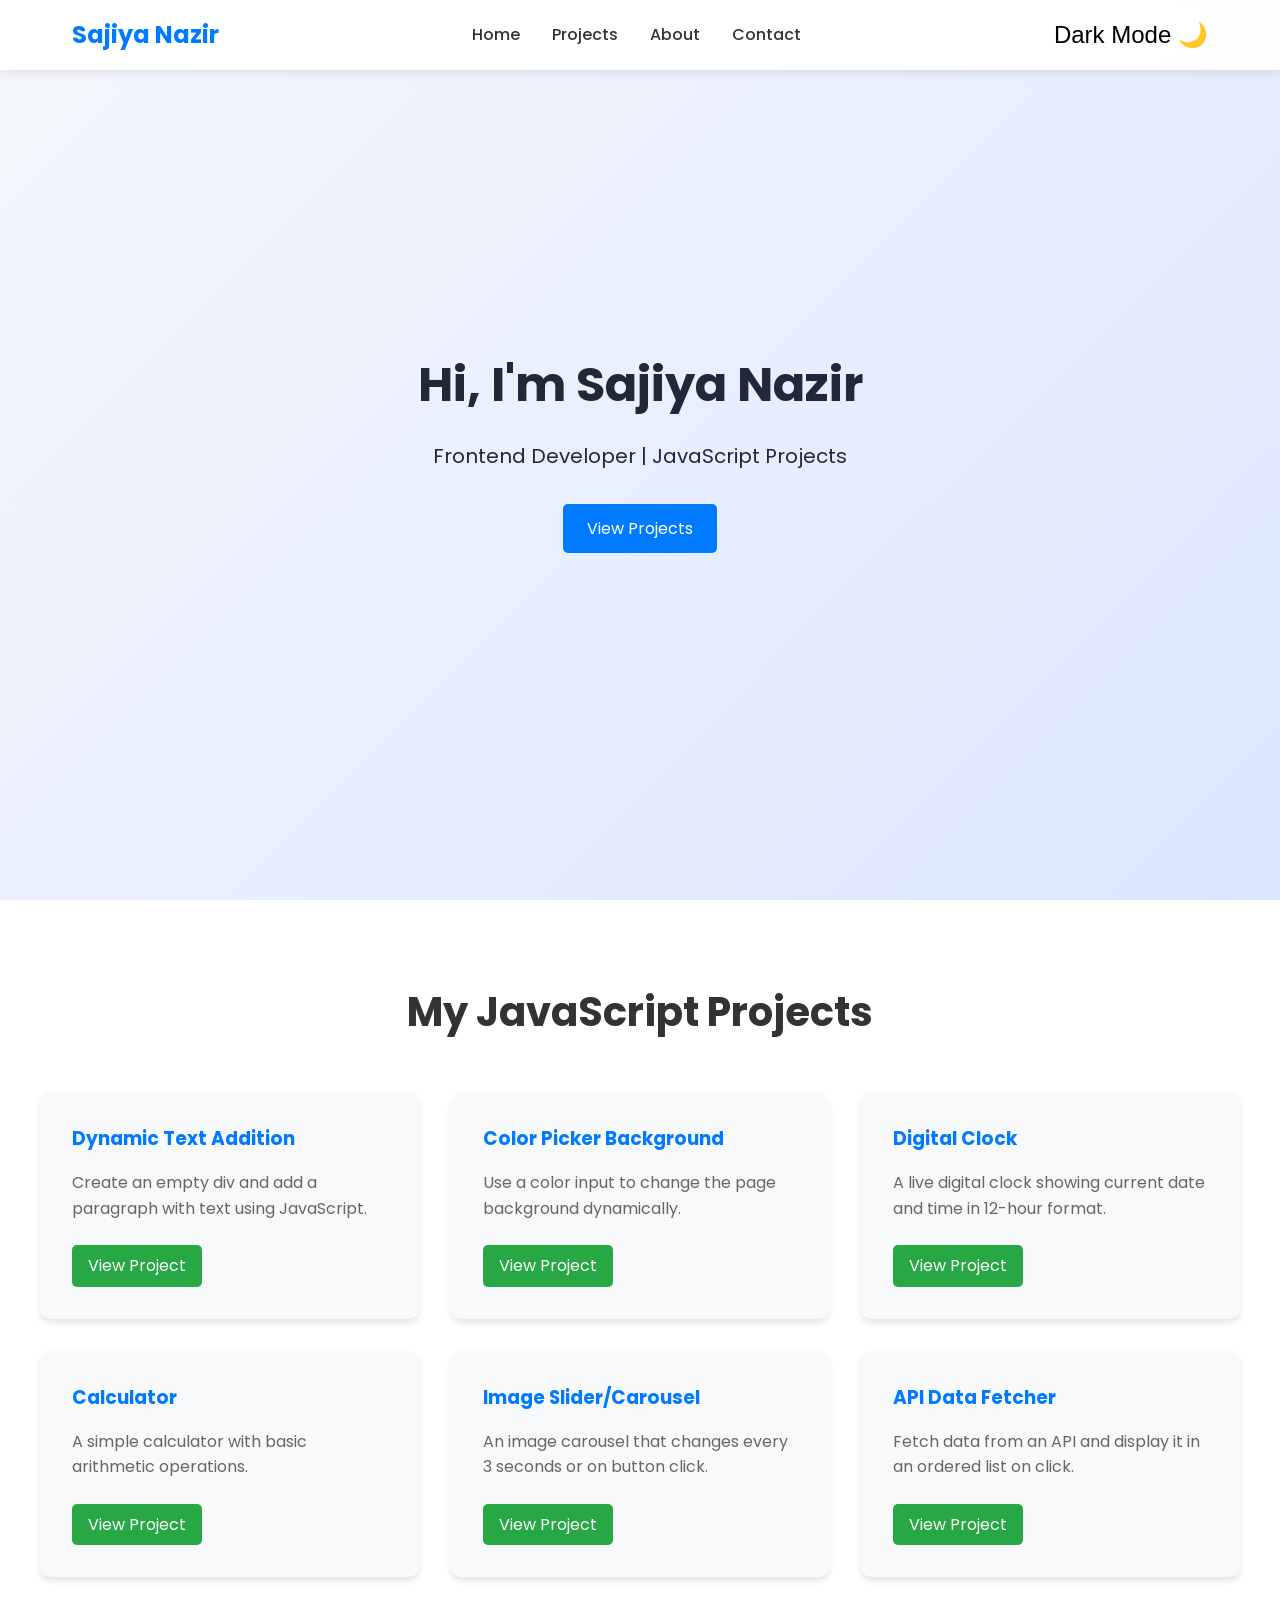
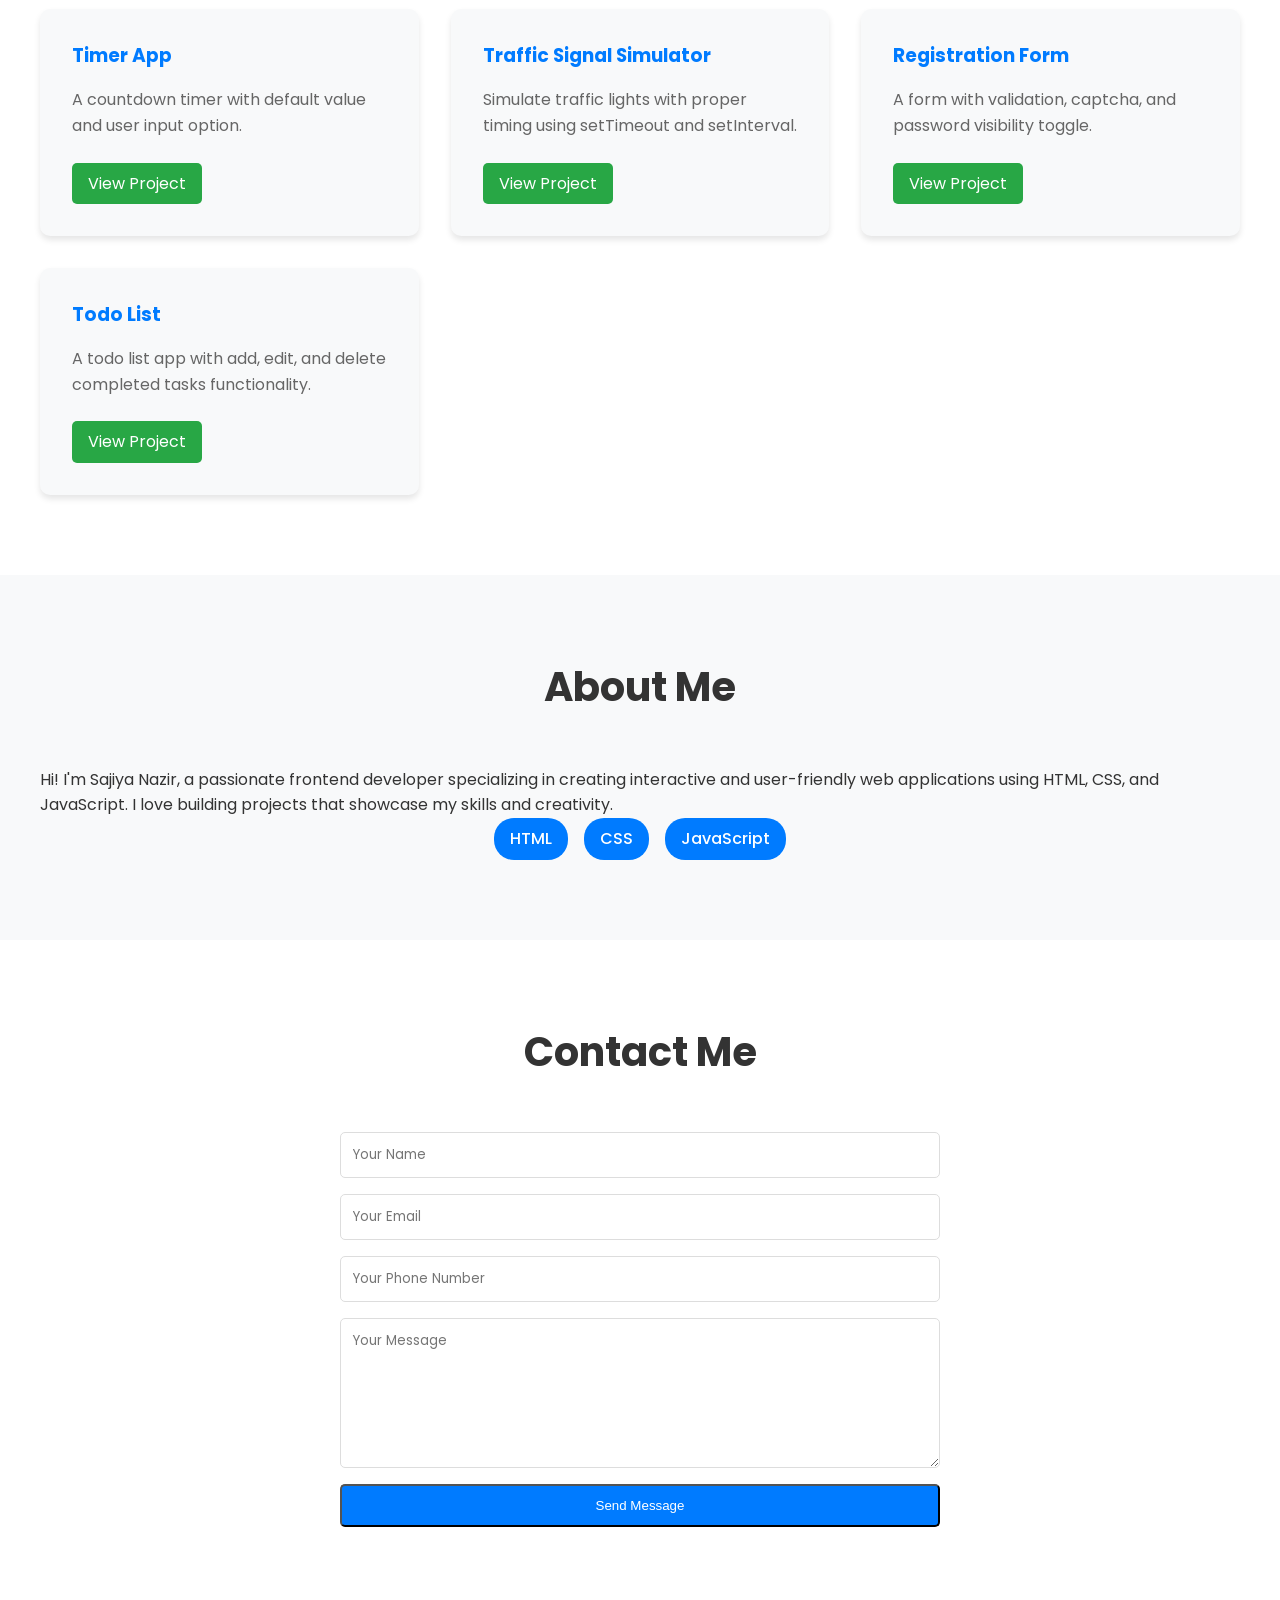
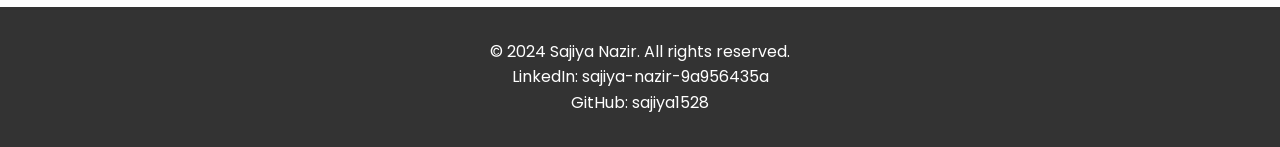
<file: index.html>
<!DOCTYPE html>
<html lang="en">
<head>
    <meta charset="UTF-8">
    <meta name="viewport" content="width=device-width, initial-scale=1.0">
    <title>Sajiya Nazir - Frontend Developer Portfolio</title>
    <link rel="preconnect" href="https://fonts.googleapis.com">
    <link rel="preconnect" href="https://fonts.gstatic.com" crossorigin>
    <link href="https://fonts.googleapis.com/css2?family=Poppins:wght@300;400;500;600;700&display=swap" rel="stylesheet">
    <link rel="stylesheet" href="style.css">
</head>
<body>
    <nav id="navbar">
        <div class="nav-container">
            <h1 class="logo">Sajiya Nazir</h1>
            <ul class="nav-menu">
                <li><a href="#home">Home</a></li>
                <li><a href="#projects">Projects</a></li>
                <li><a href="#about">About</a></li>
                <li><a href="#contact">Contact</a></li>
            </ul>
            <button id="dark-mode-toggle" class="dark-mode-btn">Dark Mode 🌙</button>
        </div>
    </nav>

    <section id="home" class="hero">
        <div class="hero-container">
            <h1>Hi, I'm Sajiya Nazir</h1>
            <p class="subtitle">Frontend Developer | JavaScript Projects</p>
            <a href="#projects" class="btn-primary">View Projects</a>
        </div>
    </section>

    <section id="projects" class="projects">
        <div class="container">
            <h2>My JavaScript Projects</h2>
            <div class="projects-grid">
                <div class="project-card">
                    <h3>Dynamic Text Addition</h3>
                    <p>Create an empty div and add a paragraph with text using JavaScript.</p>
                    <a href="project1.html" class="btn-secondary">View Project</a>
                </div>
                <div class="project-card">
                    <h3>Color Picker Background</h3>
                    <p>Use a color input to change the page background dynamically.</p>
                    <a href="project2.html" class="btn-secondary">View Project</a>
                </div>
                <div class="project-card">
                    <h3>Digital Clock</h3>
                    <p>A live digital clock showing current date and time in 12-hour format.</p>
                    <a href="project3.html" class="btn-secondary">View Project</a>
                </div>
                <div class="project-card">
                    <h3>Calculator</h3>
                    <p>A simple calculator with basic arithmetic operations.</p>
                    <a href="project4.html" class="btn-secondary">View Project</a>
                </div>
                <div class="project-card">
                    <h3>Image Slider/Carousel</h3>
                    <p>An image carousel that changes every 3 seconds or on button click.</p>
                    <a href="project5.html" class="btn-secondary">View Project</a>
                </div>
                <div class="project-card">
                    <h3>API Data Fetcher</h3>
                    <p>Fetch data from an API and display it in an ordered list on click.</p>
                    <a href="project6.html" class="btn-secondary">View Project</a>
                </div>
                <div class="project-card">
                    <h3>Timer App</h3>
                    <p>A countdown timer with default value and user input option.</p>
                    <a href="project7.html" class="btn-secondary">View Project</a>
                </div>
                <div class="project-card">
                    <h3>Traffic Signal Simulator</h3>
                    <p>Simulate traffic lights with proper timing using setTimeout and setInterval.</p>
                    <a href="project8.html" class="btn-secondary">View Project</a>
                </div>
                <div class="project-card">
                    <h3>Registration Form</h3>
                    <p>A form with validation, captcha, and password visibility toggle.</p>
                    <a href="project9.html" class="btn-secondary">View Project</a>
                </div>
                <div class="project-card">
                    <h3>Todo List</h3>
                    <p>A todo list app with add, edit, and delete completed tasks functionality.</p>
                    <a href="project10.html" class="btn-secondary">View Project</a>
                </div>
            </div>
        </div>
    </section>

    <section id="about" class="about">
        <div class="container">
            <h2>About Me</h2>
            <p>Hi! I'm Sajiya Nazir, a passionate frontend developer specializing in creating interactive and user-friendly web applications using HTML, CSS, and JavaScript. I love building projects that showcase my skills and creativity.</p>
            <div class="skills">
                <span class="skill">HTML</span>
                <span class="skill">CSS</span>
                <span class="skill">JavaScript</span>
            </div>
        </div>
    </section>

    <section id="contact" class="contact">
        <div class="container">
            <h2>Contact Me</h2>
            <div id="contact-content">
                <form action="https://formsubmit.co/sajiyanazir28@gmail.com" method="POST" id="contact-form">
                    <input type="text" name="name" placeholder="Your Name" required>
                    <input type="email" name="email" placeholder="Your Email" required>
                    <input type="tel" name="phone" placeholder="Your Phone Number" required>
                    <textarea name="message" placeholder="Your Message" required></textarea>
                    <button type="submit" class="btn-primary">Send Message</button>

                    <!-- FormSubmit Configuration -->
                    <input type="hidden" name="_replyto" value="">
                    <input type="hidden" name="_subject" value="New Contact Message from Portfolio">
                    <input type="hidden" name="_captcha" value="false">
                </form>
            </div>
        </div>
    </section>

    <footer class="footer">
        <div class="container">
            <p>&copy; 2024 Sajiya Nazir. All rights reserved.</p>
            <div class="footer-links">
                <a href="https://www.linkedin.com/in/sajiya-nazir-9a956435a/" class="social-link" target="_blank" rel="noreferrer">LinkedIn: sajiya-nazir-9a956435a</a>
              <br>
             <a href="https://github.com/sajiya1528" class="social-link" target="_blank" rel="noreferrer">GitHub: sajiya1528</a>
           
            </div>
        </div>
    </footer>

    <script src="script.js"></script>
</body>
</html>
</file>
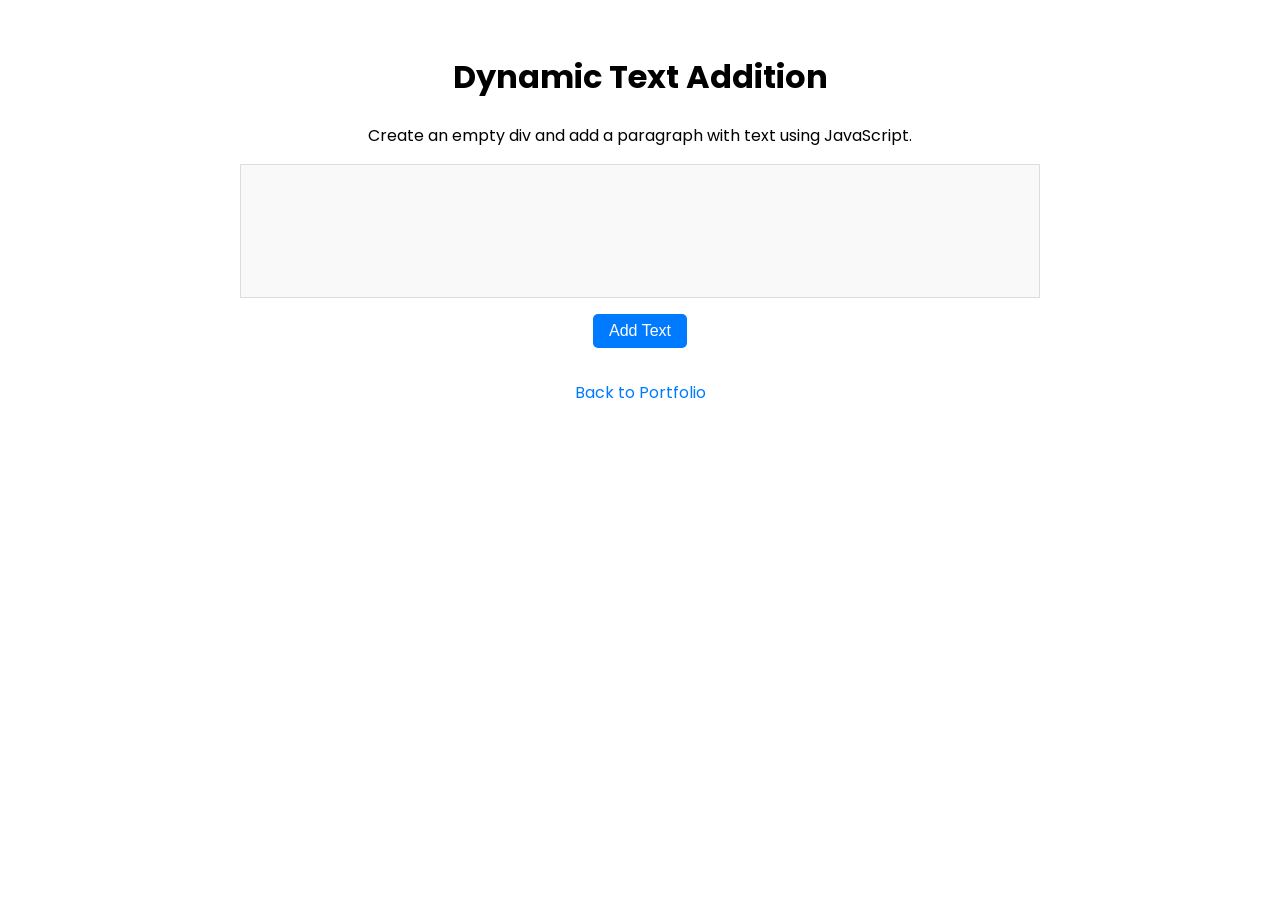
<file: project1.html>
<!DOCTYPE html>
<html lang="en">
<head>
    <meta charset="UTF-8">
    <meta name="viewport" content="width=device-width, initial-scale=1.0">
    <title>Project 1: Dynamic Text Addition</title>
    <link rel="preconnect" href="https://fonts.googleapis.com">
    <link rel="preconnect" href="https://fonts.gstatic.com" crossorigin>
    <link href="https://fonts.googleapis.com/css2?family=Poppins:wght@300;400;500;600;700&display=swap" rel="stylesheet">
    <style>
        body {
            font-family: 'Poppins', sans-serif;
            max-width: 800px;
            margin: 0 auto;
            padding: 2rem;
            text-align: center;
        }
        #myDiv {
            border: 1px solid #ddd;
            min-height: 100px;
            padding: 1rem;
            margin: 1rem 0;
            background-color: #f9f9f9;
        }
        button {
            padding: 0.5rem 1rem;
            background-color: #007bff;
            color: white;
            border: none;
            border-radius: 5px;
            cursor: pointer;
            font-size: 1rem;
        }
        button:hover {
            background-color: #0056b3;
        }
        a {
            display: inline-block;
            margin-top: 2rem;
            text-decoration: none;
            color: #007bff;
        }
    </style>
</head>
<body>
    <h1>Dynamic Text Addition</h1>
    <p>Create an empty div and add a paragraph with text using JavaScript.</p>
    <div id="myDiv"></div>
    <button onclick="addPara()">Add Text</button>
    <br>
    <a href="index.html">Back to Portfolio</a>

    <script>
        function addPara() {
            let p = document.createElement("p");
            p.innerText = "This paragraph was added dynamically using JavaScript!";
            myDiv.appendChild(p);
        }
    </script>
</body>
</html>
</file>
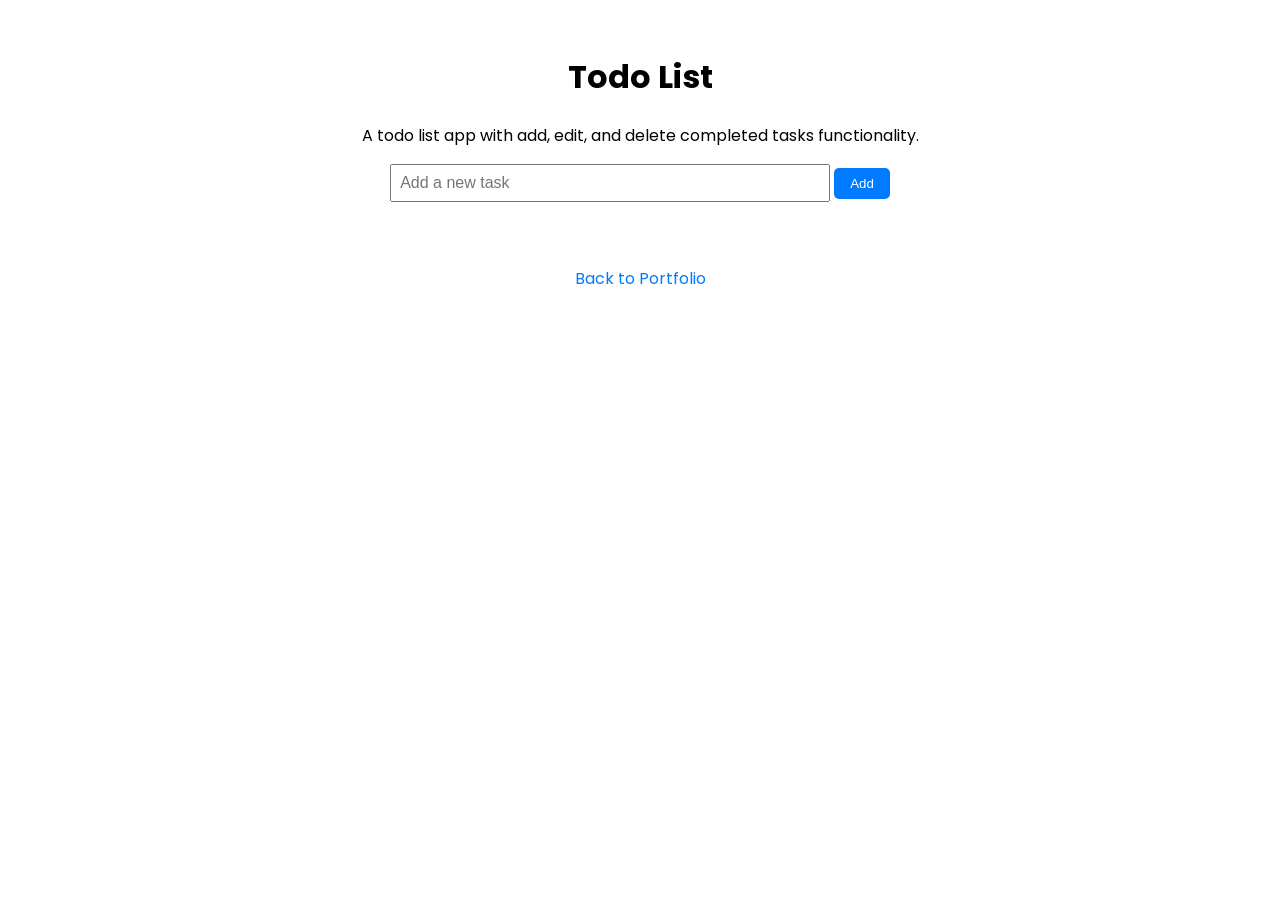
<file: project10.html>
<!DOCTYPE html>
<html lang="en">
<head>
    <meta charset="UTF-8">
    <meta name="viewport" content="width=device-width, initial-scale=1.0">
    <title>Project 10: Todo List</title>
    <link rel="preconnect" href="https://fonts.googleapis.com">
    <link rel="preconnect" href="https://fonts.gstatic.com" crossorigin>
    <link href="https://fonts.googleapis.com/css2?family=Poppins:wght@300;400;500;600;700&display=swap" rel="stylesheet">
    <style>
        body {
            font-family: 'Poppins', sans-serif;
            max-width: 600px;
            margin: 0 auto;
            padding: 2rem;
            text-align: center;
        }
        input {
            padding: 0.5rem;
            font-size: 1rem;
            width: 70%;
        }
        button {
            padding: 0.5rem 1rem;
            background-color: #007bff;
            color: white;
            border: none;
            border-radius: 5px;
            cursor: pointer;
        }
        button:hover {
            background-color: #0056b3;
        }
        ul {
            list-style: none;
            padding: 0;
            margin-top: 2rem;
        }
        li {
            display: flex;
            justify-content: space-between;
            align-items: center;
            padding: 0.5rem;
            border-bottom: 1px solid #ddd;
        }
        li.completed {
            text-decoration: line-through;
            color: #888;
        }
        a {
            display: inline-block;
            margin-top: 2rem;
            text-decoration: none;
            color: #007bff;
        }
    </style>
</head>
<body>
    <h1>Todo List</h1>
    <p>A todo list app with add, edit, and delete completed tasks functionality.</p>
    <input id="taskInput" placeholder="Add a new task">
    <button onclick="addTask()">Add</button>
    <ul id="taskList"></ul>
    <a href="index.html">Back to Portfolio</a>

    <script>
        function addTask() {
            const input = document.getElementById('taskInput');
            const task = input.value.trim();
            if (task) {
                const li = document.createElement('li');
                li.innerHTML = `
                    <span onclick="toggleComplete(this)">${task}</span>
                    <div>
                        <button onclick="editTask(this)">Edit</button>
                        <button onclick="deleteCompleted(this)" style="background-color: #dc3545;">Delete</button>
                    </div>
                `;
                document.getElementById('taskList').appendChild(li);
                input.value = '';
            }
        }

        function toggleComplete(span) {
            span.parentElement.classList.toggle('completed');
        }

        function editTask(btn) {
            const li = btn.parentElement.parentElement;
            const span = li.querySelector('span');
            const newText = prompt('Edit task:', span.textContent);
            if (newText) {
                span.textContent = newText;
            }
        }

        function deleteCompleted(btn) {
            const li = btn.parentElement.parentElement;
            if (li.classList.contains('completed')) {
                li.remove();
            } else {
                alert('Mark as completed first to delete.');
            }
        }
    </script>
</body>
</html>
</file>
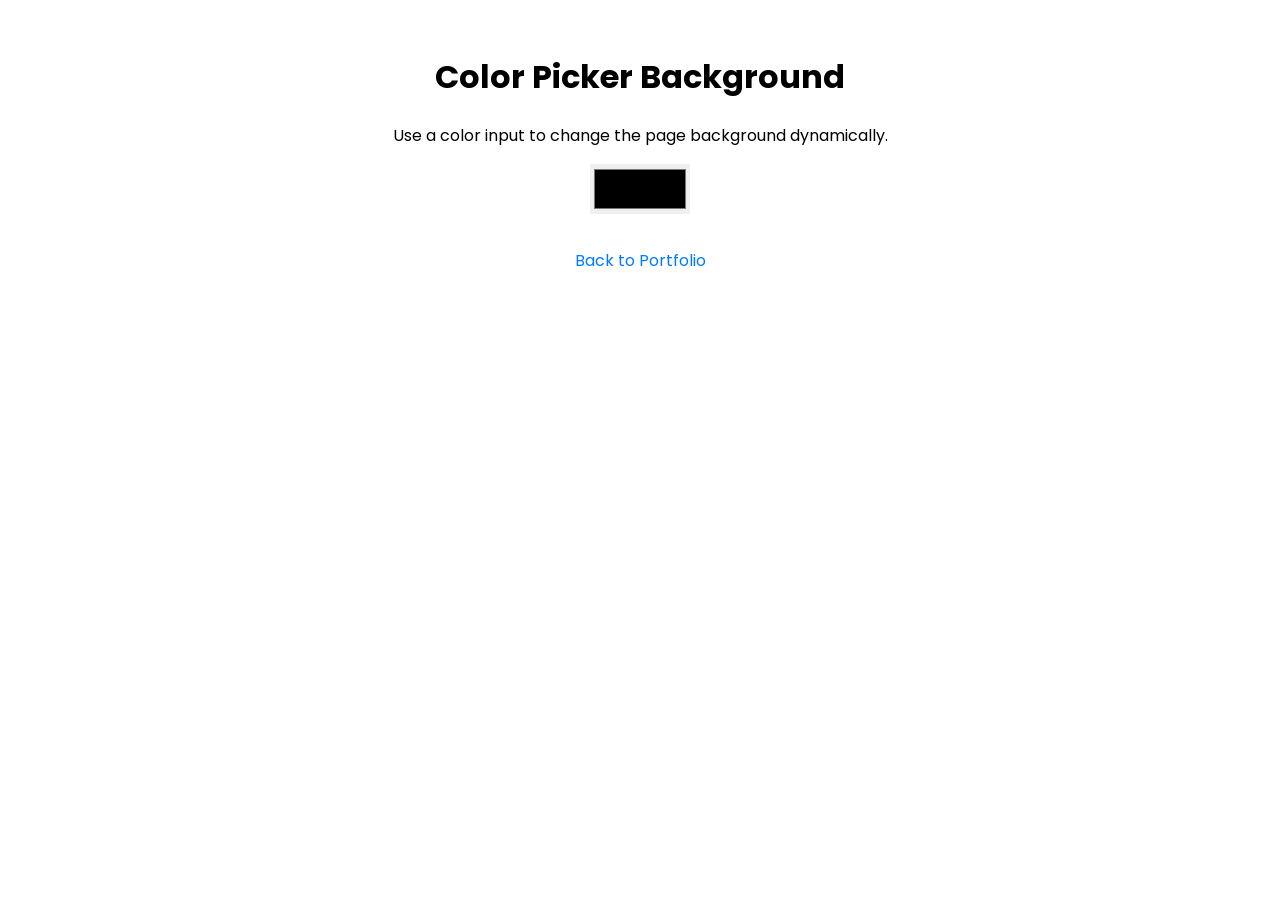
<file: project2.html>
<!DOCTYPE html>
<html lang="en">
<head>
    <meta charset="UTF-8">
    <meta name="viewport" content="width=device-width, initial-scale=1.0">
    <title>Project 2: Color Picker Background</title>
    <link rel="preconnect" href="https://fonts.googleapis.com">
    <link rel="preconnect" href="https://fonts.gstatic.com" crossorigin>
    <link href="https://fonts.googleapis.com/css2?family=Poppins:wght@300;400;500;600;700&display=swap" rel="stylesheet">
    <style>
        body {
            font-family: 'Poppins', sans-serif;
            max-width: 800px;
            margin: 0 auto;
            padding: 2rem;
            text-align: center;
            transition: background-color 0.3s;
        }
        input[type="color"] {
            width: 100px;
            height: 50px;
            border: none;
            cursor: pointer;
        }
        a {
            display: inline-block;
            margin-top: 2rem;
            text-decoration: none;
            color: #007bff;
        }
    </style>
</head>
<body>
    <h1>Color Picker Background</h1>
    <p>Use a color input to change the page background dynamically.</p>
    <input type="color" id="colorPicker">
    <br>
    <a href="index.html">Back to Portfolio</a>

    <script>
        document.getElementById("colorPicker").oninput = (e) => {
            document.body.style.background = e.target.value;
        };
    </script>
</body>
</html>
</file>
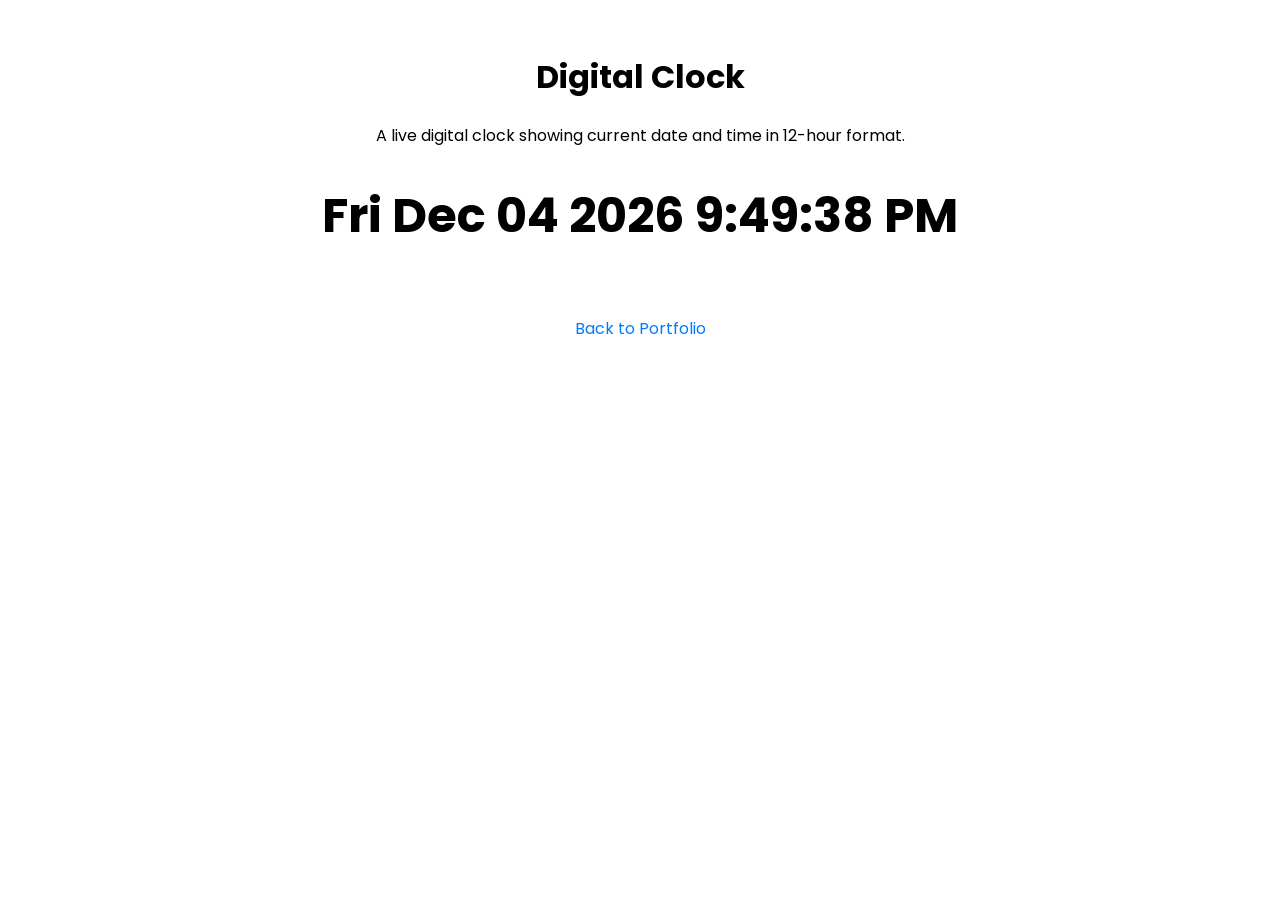
<file: project3.html>
<!DOCTYPE html>
<html lang="en">
<head>
    <meta charset="UTF-8">
    <meta name="viewport" content="width=device-width, initial-scale=1.0">
    <title>Project 3: Digital Clock</title>
    <link rel="preconnect" href="https://fonts.googleapis.com">
    <link rel="preconnect" href="https://fonts.gstatic.com" crossorigin>
    <link href="https://fonts.googleapis.com/css2?family=Poppins:wght@300;400;500;600;700&display=swap" rel="stylesheet">
    <style>
        body {
            font-family: 'Poppins', sans-serif;
            max-width: 800px;
            margin: 0 auto;
            padding: 2rem;
            text-align: center;
        }
        #clock {
            font-size: 3rem;
            font-weight: bold;
            margin: 2rem 0;
        }
        a {
            display: inline-block;
            margin-top: 2rem;
            text-decoration: none;
            color: #007bff;
        }
    </style>
</head>
<body>
    <h1>Digital Clock</h1>
    <p>A live digital clock showing current date and time in 12-hour format.</p>
    <div id="clock"></div>
    <a href="index.html">Back to Portfolio</a>

    <script>
        function startClock() {
            setInterval(() => {
                let d = new Date();
                let date = d.toDateString();
                let h = d.getHours() % 12 || 12;
                let m = String(d.getMinutes()).padStart(2, '0');
                let s = String(d.getSeconds()).padStart(2, '0');
                let ampm = d.getHours() >= 12 ? "PM" : "AM";
                clock.innerText = `${date} ${h}:${m}:${s} ${ampm}`;
            }, 1000);
        }
        startClock();
    </script>
</body>
</html>
</file>
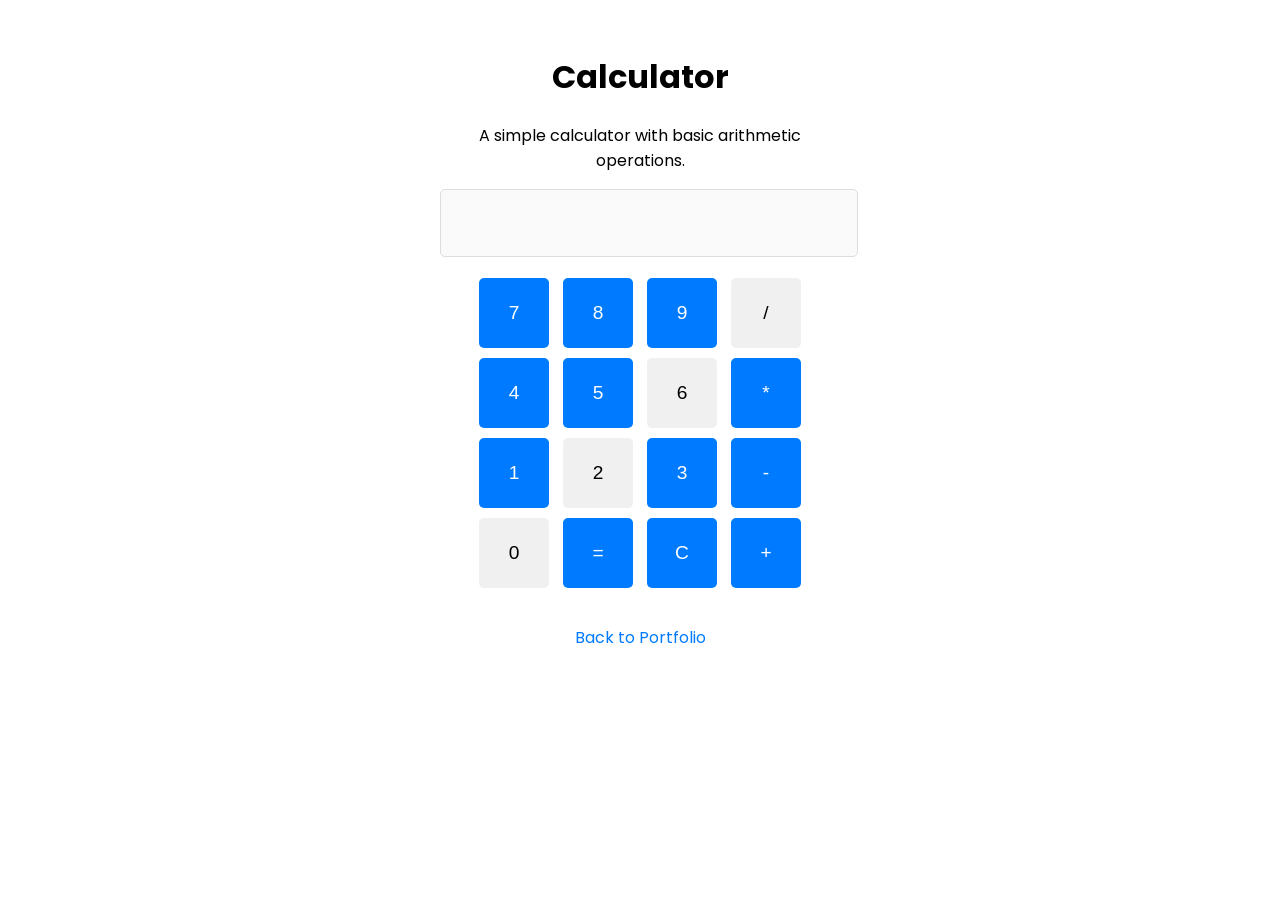
<file: project4.html>
<!DOCTYPE html>
<html lang="en">
<head>
    <meta charset="UTF-8">
    <meta name="viewport" content="width=device-width, initial-scale=1.0">
    <title>Project 4: Calculator</title>
    <link rel="preconnect" href="https://fonts.googleapis.com">
    <link rel="preconnect" href="https://fonts.gstatic.com" crossorigin>
    <link href="https://fonts.googleapis.com/css2?family=Poppins:wght@300;400;500;600;700&display=swap" rel="stylesheet">
    <style>
        body {
            font-family: 'Poppins', sans-serif;
            max-width: 400px;
            margin: 0 auto;
            padding: 2rem;
            text-align: center;
        }
        #result {
            width: 100%;
            height: 50px;
            font-size: 1.5rem;
            margin-bottom: 1rem;
            text-align: right;
            padding: 0.5rem;
            border: 1px solid #ddd;
            border-radius: 5px;
        }
        .calc-btn {
            width: 70px;
            height: 70px;
            font-size: 1.2rem;
            margin: 5px;
            border: none;
            border-radius: 5px;
            cursor: pointer;
            background-color: #f0f0f0;
        }
        .calc-btn:hover {
            background-color: #e0e0e0;
        }
        .calc-btn:nth-child(4n+1), .calc-btn:nth-child(4n+2), .calc-btn:nth-child(4n+3) {
            background-color: #007bff;
            color: white;
        }
        .calc-btn:nth-child(4n+1):hover, .calc-btn:nth-child(4n+2):hover, .calc-btn:nth-child(4n+3):hover {
            background-color: #0056b3;
        }
        a {
            display: inline-block;
            margin-top: 2rem;
            text-decoration: none;
            color: #007bff;
        }
    </style>
</head>
<body>
    <h1>Calculator</h1>
    <p>A simple calculator with basic arithmetic operations.</p>
    <input id="result" disabled>
    <br>
    <button class="calc-btn" onclick="append('7')">7</button>
    <button class="calc-btn" onclick="append('8')">8</button>
    <button class="calc-btn" onclick="append('9')">9</button>
    <button class="calc-btn" onclick="append('/')">/</button>
    <br>
    <button class="calc-btn" onclick="append('4')">4</button>
    <button class="calc-btn" onclick="append('5')">5</button>
    <button class="calc-btn" onclick="append('6')">6</button>
    <button class="calc-btn" onclick="append('*')">*</button>
    <br>
    <button class="calc-btn" onclick="append('1')">1</button>
    <button class="calc-btn" onclick="append('2')">2</button>
    <button class="calc-btn" onclick="append('3')">3</button>
    <button class="calc-btn" onclick="append('-')">-</button>
    <br>
    <button class="calc-btn" onclick="append('0')">0</button>
    <button class="calc-btn" onclick="calculate()">=</button>
    <button class="calc-btn" onclick="clearRes()">C</button>
    <button class="calc-btn" onclick="append('+')">+</button>
    <br>
    <a href="index.html">Back to Portfolio</a>

    <script>
        function append(v) {
            result.value += v;
        }
        function clearRes() {
            result.value = "";
        }
        function calculate() {
            try {
                result.value = eval(result.value);
            } catch {
                result.value = "Error";
            }
        }
    </script>
</body>
</html>
</file>
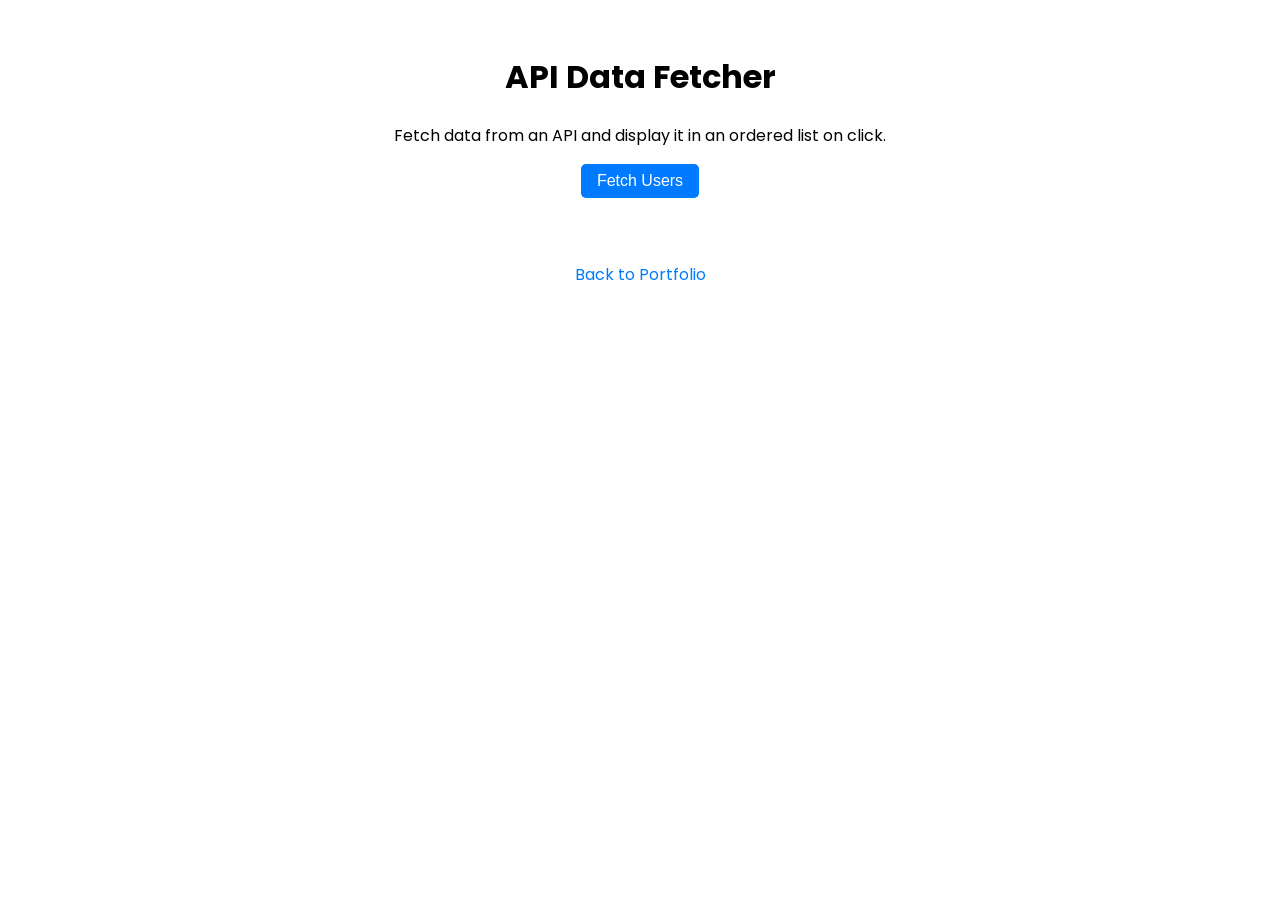
<file: project6.html>
<!DOCTYPE html>
<html lang="en">
<head>
    <meta charset="UTF-8">
    <meta name="viewport" content="width=device-width, initial-scale=1.0">
    <title>Project 6: API Data Fetcher</title>
    <link rel="preconnect" href="https://fonts.googleapis.com">
    <link rel="preconnect" href="https://fonts.gstatic.com" crossorigin>
    <link href="https://fonts.googleapis.com/css2?family=Poppins:wght@300;400;500;600;700&display=swap" rel="stylesheet">
    <style>
        body {
            font-family: 'Poppins', sans-serif;
            max-width: 800px;
            margin: 0 auto;
            padding: 2rem;
            text-align: center;
        }
        button {
            padding: 0.5rem 1rem;
            background-color: #007bff;
            color: white;
            border: none;
            border-radius: 5px;
            cursor: pointer;
            font-size: 1rem;
        }
        button:hover {
            background-color: #0056b3;
        }
        ol {
            text-align: left;
            margin-top: 2rem;
        }
        a {
            display: inline-block;
            margin-top: 2rem;
            text-decoration: none;
            color: #007bff;
        }
    </style>
</head>
<body>
    <h1>API Data Fetcher</h1>
    <p>Fetch data from an API and display it in an ordered list on click.</p>
    <button onclick="fetchData()">Fetch Users</button>
    <ol id="dataList"></ol>
    <a href="index.html">Back to Portfolio</a>

    <script>
        async function fetchData() {
            try {
                const response = await fetch('https://jsonplaceholder.typicode.com/users');
                const users = await response.json();
                const list = document.getElementById('dataList');
                list.innerHTML = '';
                users.forEach(user => {
                    const li = document.createElement('li');
                    li.textContent = `${user.name} - ${user.email}`;
                    list.appendChild(li);
                });
            } catch (error) {
                console.error('Error fetching data:', error);
                document.getElementById('dataList').innerHTML = '<li>Error fetching data</li>';
            }
        }
    </script>
</body>
</html>
</file>
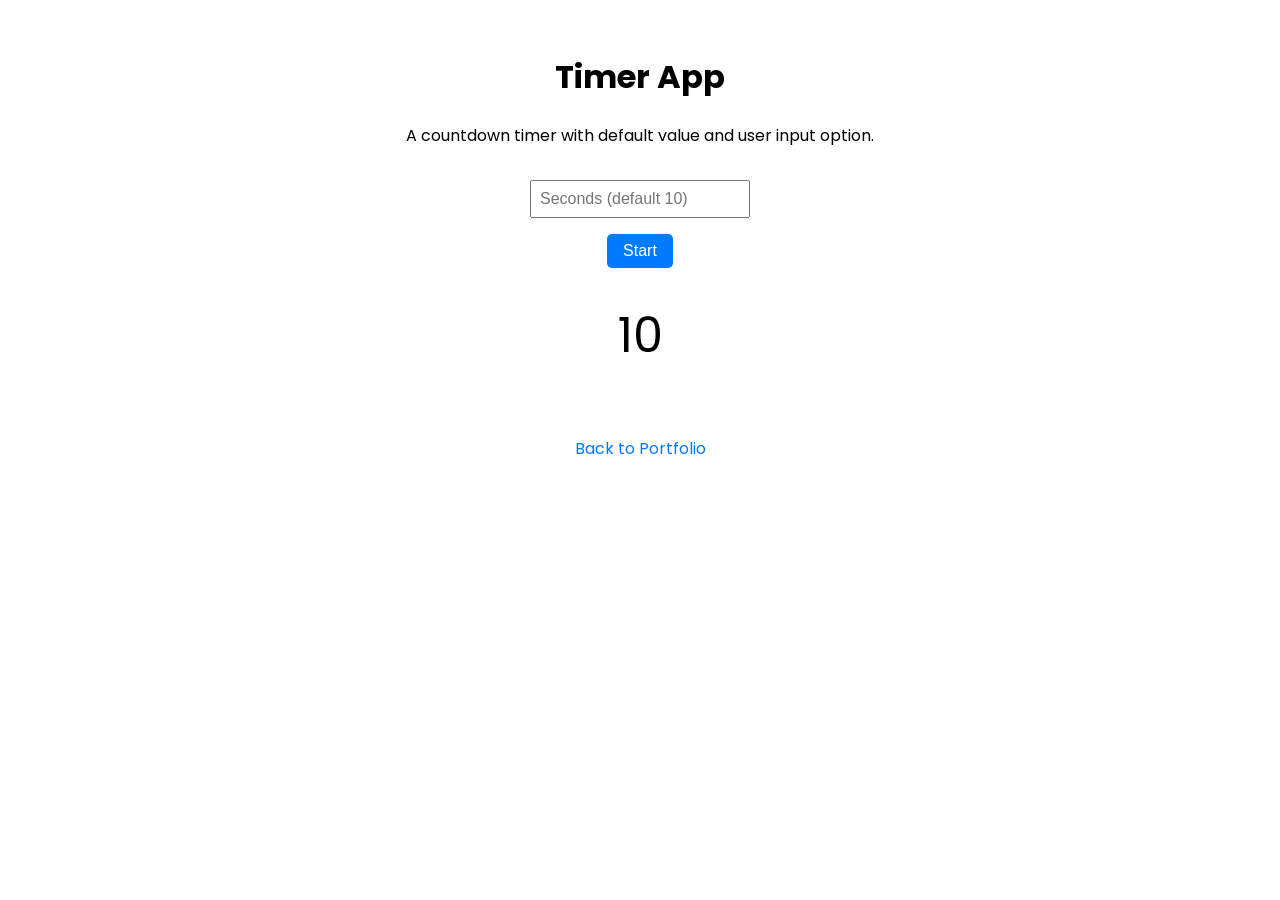
<file: project7.html>
<!DOCTYPE html>
<html lang="en">
<head>
    <meta charset="UTF-8">
    <meta name="viewport" content="width=device-width, initial-scale=1.0">
    <title>Project 7: Timer App</title>
    <link rel="preconnect" href="https://fonts.googleapis.com">
    <link rel="preconnect" href="https://fonts.gstatic.com" crossorigin>
    <link href="https://fonts.googleapis.com/css2?family=Poppins:wght@300;400;500;600;700&display=swap" rel="stylesheet">
    <style>
        body {
            font-family: 'Poppins', sans-serif;
            max-width: 800px;
            margin: 0 auto;
            padding: 2rem;
            text-align: center;
        }
        input {
            padding: 0.5rem;
            font-size: 1rem;
            margin: 1rem;
            width: 200px;
        }
        button {
            padding: 0.5rem 1rem;
            background-color: #007bff;
            color: white;
            border: none;
            border-radius: 5px;
            cursor: pointer;
            font-size: 1rem;
        }
        button:hover {
            background-color: #0056b3;
        }
        #timerDisplay {
            font-size: 3rem;
            margin: 2rem 0;
        }
        a {
            display: inline-block;
            margin-top: 2rem;
            text-decoration: none;
            color: #007bff;
        }
    </style>
</head>
<body>
    <h1>Timer App</h1>
    <p>A countdown timer with default value and user input option.</p>
    <input id="timeInput" placeholder="Seconds (default 10)">
    <br>
    <button onclick="startTimer()">Start</button>
    <div id="timerDisplay">10</div>
    <a href="index.html">Back to Portfolio</a>

    <script>
        let timerInterval;

        function startTimer() {
            clearInterval(timerInterval);
            let input = document.getElementById("timeInput").value;
            let time = input ? parseInt(input) : 10;
            let display = document.getElementById("timerDisplay");
            display.textContent = time;

            timerInterval = setInterval(() => {
                time--;
                display.textContent = time;
                if (time <= 0) {
                    clearInterval(timerInterval);
                    alert("Time's up!");
                }
            }, 1000);
        }
    </script>
</body>
</html>
</file>
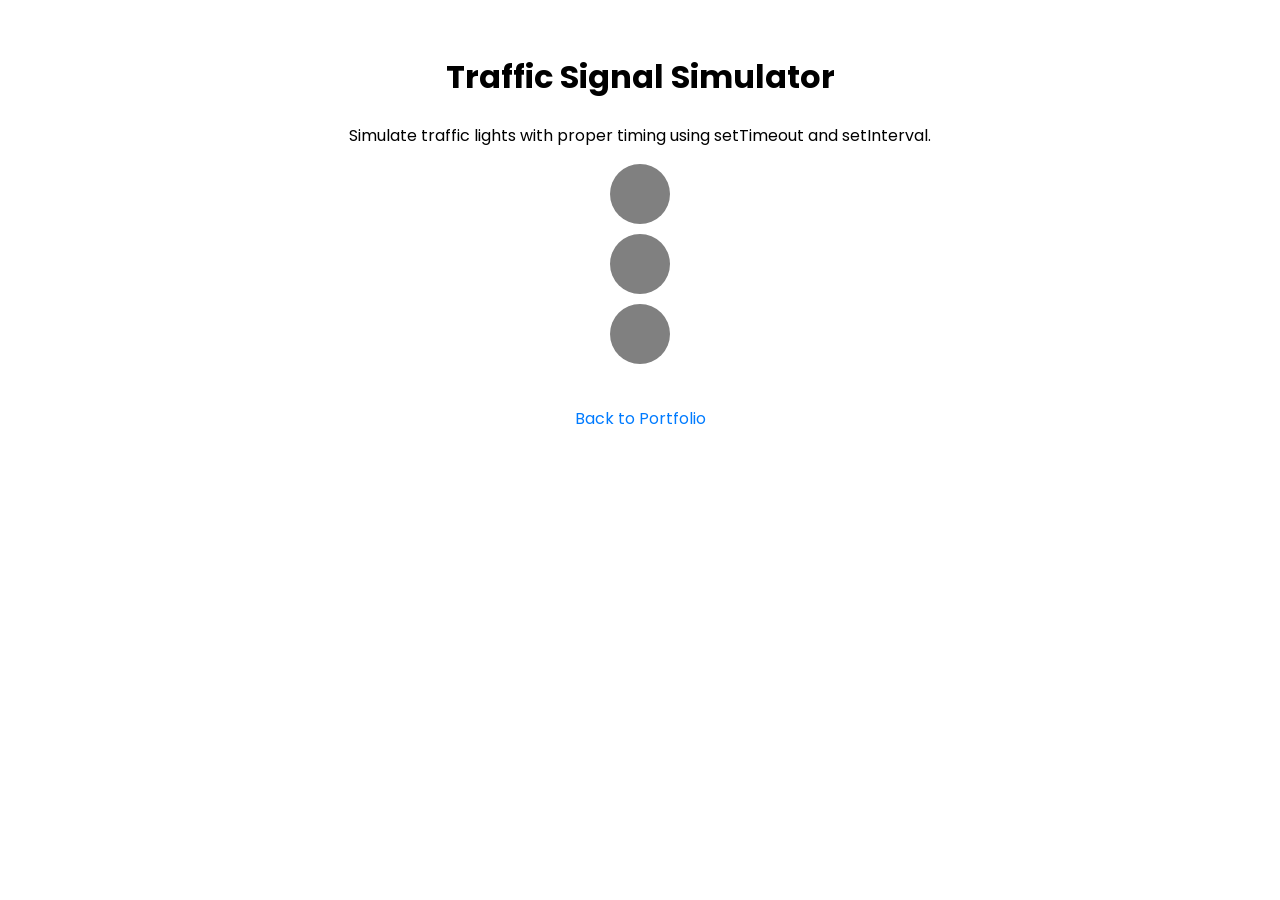
<file: project8.html>
<!DOCTYPE html>
<html lang="en">
<head>
    <meta charset="UTF-8">
    <meta name="viewport" content="width=device-width, initial-scale=1.0">
    <title>Project 8: Traffic Signal Simulator</title>
    <link rel="preconnect" href="https://fonts.googleapis.com">
    <link rel="preconnect" href="https://fonts.gstatic.com" crossorigin>
    <link href="https://fonts.googleapis.com/css2?family=Poppins:wght@300;400;500;600;700&display=swap" rel="stylesheet">
    <style>
        body {
            font-family: 'Poppins', sans-serif;
            max-width: 800px;
            margin: 0 auto;
            padding: 2rem;
            text-align: center;
        }
        .light {
            width: 60px;
            height: 60px;
            border-radius: 50%;
            background: gray;
            margin: 10px auto;
            transition: background 0.5s;
        }
        a {
            display: inline-block;
            margin-top: 2rem;
            text-decoration: none;
            color: #007bff;
        }
    </style>
</head>
<body>
    <h1>Traffic Signal Simulator</h1>
    <p>Simulate traffic lights with proper timing using setTimeout and setInterval.</p>
    <div id="red" class="light"></div>
    <div id="yellow" class="light"></div>
    <div id="green" class="light"></div>
    <a href="index.html">Back to Portfolio</a>

    <script>
        function traffic() {
            setInterval(() => {
                red.style.background = "red";
                yellow.style.background = "gray";
                green.style.background = "gray";

                setTimeout(() => {
                    yellow.style.background = "yellow";
                    red.style.background = "gray";
                }, 2000);

                setTimeout(() => {
                    green.style.background = "green";
                    yellow.style.background = "gray";
                }, 4000);
            }, 6000);
        }
        traffic();
    </script>
</body>
</html>
</file>
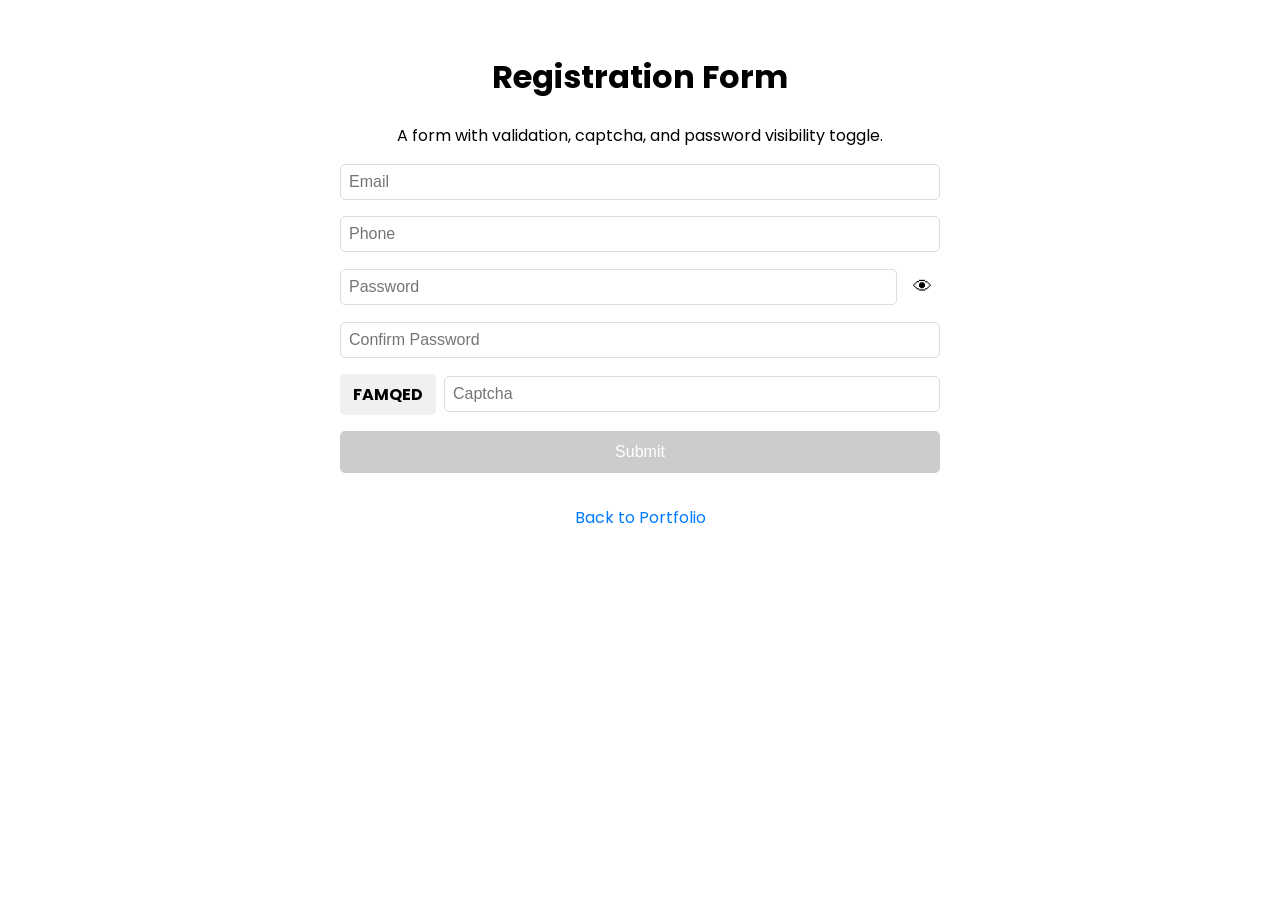
<file: project9.html>
<!DOCTYPE html>
<html lang="en">
<head>
    <meta charset="UTF-8">
    <meta name="viewport" content="width=device-width, initial-scale=1.0">
    <title>Project 9: Registration Form</title>
    <link rel="preconnect" href="https://fonts.googleapis.com">
    <link rel="preconnect" href="https://fonts.gstatic.com" crossorigin>
    <link href="https://fonts.googleapis.com/css2?family=Poppins:wght@300;400;500;600;700&display=swap" rel="stylesheet">
    <style>
        body {
            font-family: 'Poppins', sans-serif;
            max-width: 600px;
            margin: 0 auto;
            padding: 2rem;
            text-align: center;
        }
        form {
            display: flex;
            flex-direction: column;
            gap: 1rem;
        }
        input {
            padding: 0.5rem;
            font-size: 1rem;
            width: 100%;
            box-sizing: border-box;
            border: 1px solid #ddd;
            border-radius: 5px;
        }
        .password-container {
            display: flex;
            align-items: center;
            gap: 0.5rem;
        }
        .password-container input {
            flex: 1;
        }
        .captcha-container {
            display: flex;
            align-items: center;
            gap: 0.5rem;
        }
        .captcha-container #capText {
            padding: 0.5rem;
            background-color: #f0f0f0;
            border-radius: 5px;
            font-weight: bold;
            min-width: 80px;
            text-align: center;
        }
        .captcha-container input {
            flex: 1;
        }
        button {
            padding: 0.5rem;
            background: none;
            border: none;
            cursor: pointer;
            font-size: 1.2rem;
        }
        #submit {
            padding: 0.75rem;
            background-color: #007bff;
            color: white;
            border: none;
            border-radius: 5px;
            cursor: pointer;
            font-size: 1rem;
        }
        #submit:disabled {
            background-color: #ccc;
            cursor: not-allowed;
        }
        a {
            display: inline-block;
            margin-top: 2rem;
            text-decoration: none;
            color: #007bff;
        }
    </style>
</head>
<body>
    <h1>Registration Form</h1>
    <p>A form with validation, captcha, and password visibility toggle.</p>
    <form id="regForm">
        <input id="email" type="email" placeholder="Email" required>
        <input id="phone" type="tel" placeholder="Phone" required>
        <div class="password-container">
            <input id="pass" type="password" placeholder="Password" required>
            <button type="button" onclick="togglePass()">👁</button>
        </div>
        <input id="cpass" type="password" placeholder="Confirm Password" required>
        <div class="captcha-container">
            <span id="capText"></span>
            <input id="capInput" placeholder="Captcha" required>
        </div>
        <button id="submit" type="submit" disabled>Submit</button>
    </form>
    <a href="index.html">Back to Portfolio</a>

    <script>
        let captcha;

        function genCap() {
            captcha = Math.random().toString(36).substring(2, 8).toUpperCase();
            document.getElementById('capText').textContent = captcha;
        }

        function togglePass() {
            const pass = document.getElementById('pass');
            const cpass = document.getElementById('cpass');
            pass.type = pass.type === 'password' ? 'text' : 'password';
            cpass.type = cpass.type === 'password' ? 'text' : 'password';
        }

        function checkForm() {
            const email = document.getElementById('email').value;
            const phone = document.getElementById('phone').value;
            const pass = document.getElementById('pass').value;
            const cpass = document.getElementById('cpass').value;
            const capInput = document.getElementById('capInput').value;
            const submit = document.getElementById('submit');

            submit.disabled = !(email && phone && pass && cpass && pass === cpass && capInput.toUpperCase() === captcha);
        }

        document.getElementById('regForm').addEventListener('input', checkForm);
        genCap();
    </script>
</body>
</html>
</file>
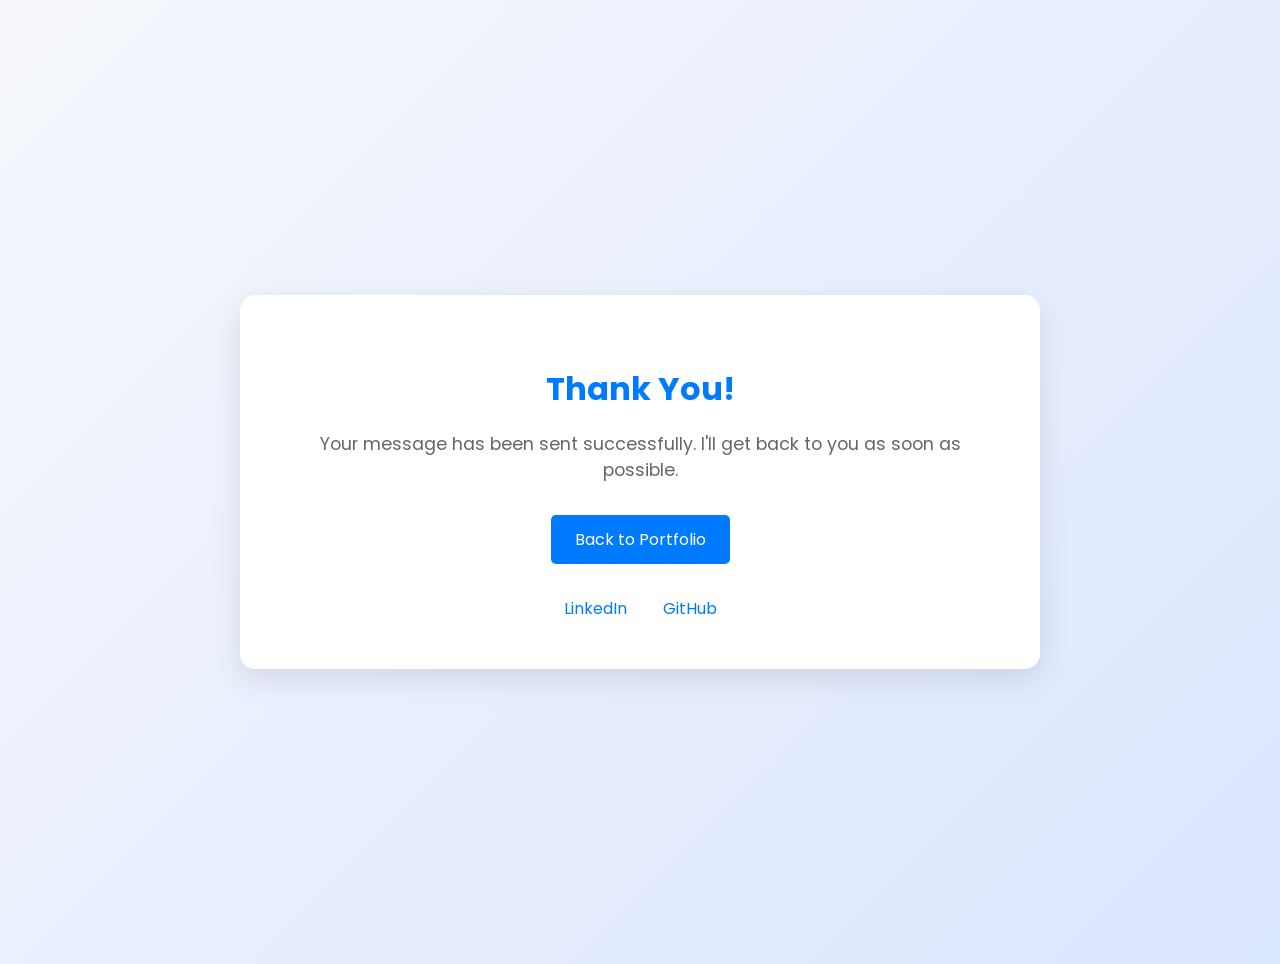
<file: thankyou.html>
<!DOCTYPE html>
<html lang="en">
<head>
    <meta charset="UTF-8">
    <meta name="viewport" content="width=device-width, initial-scale=1.0">
    <title>Thank You - Sajiya Nazir Portfolio</title>
    <link rel="preconnect" href="https://fonts.googleapis.com">
    <link rel="preconnect" href="https://fonts.gstatic.com" crossorigin>
    <link href="https://fonts.googleapis.com/css2?family=Poppins:wght@300;400;500;600;700&display=swap" rel="stylesheet">
    <style>
        body {
            font-family: 'Poppins', sans-serif;
            max-width: 800px;
            margin: 0 auto;
            padding: 2rem;
            text-align: center;
            background: linear-gradient(135deg, #f5f7fb 0%, #dbe6ff 100%);
            min-height: 100vh;
            display: flex;
            flex-direction: column;
            justify-content: center;
        }
        .thank-you-container {
            background: white;
            padding: 3rem;
            border-radius: 15px;
            box-shadow: 0 10px 30px rgba(0, 0, 0, 0.1);
        }
        h1 {
            color: #007bff;
            margin-bottom: 1rem;
        }
        p {
            color: #666;
            margin-bottom: 2rem;
            font-size: 1.1rem;
        }
        .btn-primary {
            display: inline-block;
            padding: 0.75rem 1.5rem;
            background-color: #007bff;
            color: white;
            text-decoration: none;
            border-radius: 5px;
            transition: background-color 0.3s, transform 0.3s;
        }
        .btn-primary:hover {
            background-color: #0056b3;
            transform: translateY(-2px);
        }
        .social-links {
            margin-top: 2rem;
        }
        .social-links a {
            margin: 0 1rem;
            color: #007bff;
            text-decoration: none;
        }
        .social-links a:hover {
            text-decoration: underline;
        }
    </style>
</head>
<body>
    <div class="thank-you-container">
        <h1>Thank You!</h1>
        <p>Your message has been sent successfully. I'll get back to you as soon as possible.</p>
        <a href="index.html" class="btn-primary">Back to Portfolio</a>
        <div class="social-links">
            <a href="https://www.linkedin.com/in/sajiya-nazir-9a956435a/" target="_blank" rel="noreferrer">LinkedIn</a>
            <a href="https://github.com/sajiya1528" target="_blank" rel="noreferrer">GitHub</a>
        </div>
    </div>
</body>
</html>
</file>
<file: style.css>
/* Reset and Base Styles */
* {
    margin: 0;
    padding: 0;
    box-sizing: border-box;
}

body {
    font-family: 'Poppins', sans-serif;
    line-height: 1.6;
    color: #333;
    background-color: #fff;
    transition: background-color 0.3s, color 0.3s;
}

body.dark-mode {
    background-color: #121212;
    color: #e0e0e0;
}

/* Navbar */
#navbar {
    position: fixed;
    top: 0;
    width: 100%;
    background-color: rgba(255, 255, 255, 0.95);
    backdrop-filter: blur(10px);
    box-shadow: 0 2px 10px rgba(0, 0, 0, 0.1);
    z-index: 1000;
    transition: background-color 0.3s;
}

body.dark-mode #navbar {
    background-color: rgba(18, 18, 18, 0.95);
}

.nav-container {
    max-width: 1200px;
    margin: 0 auto;
    display: flex;
    justify-content: space-between;
    align-items: center;
    padding: 1rem 2rem;
}

.logo {
    font-size: 1.5rem;
    font-weight: 700;
    color: #007bff;
}

.nav-menu {
    display: flex;
    list-style: none;
    gap: 2rem;
}

.nav-menu a {
    text-decoration: none;
    color: #333;
    font-weight: 500;
    transition: color 0.3s;
}

body.dark-mode .nav-menu a {
    color: #e0e0e0;
}

.nav-menu a:hover {
    color: #007bff;
}

.dark-mode-btn {
    background: none;
    border: none;
    font-size: 1.5rem;
    cursor: pointer;
    transition: transform 0.3s;
}

.dark-mode-btn:hover {
    transform: scale(1.1);
}

/* Hero Section */
.hero {
    height: 100vh;
    display: flex;
    align-items: center;
    justify-content: center;
    text-align: center;
    background: linear-gradient(135deg, #f5f7fb 0%, #dbe6ff 100%);
    color: #1f2937;
}

.hero-container h1 {
    font-size: 3rem;
    margin-bottom: 1rem;
    animation: fadeInUp 1s ease-out;
}

.subtitle {
    font-size: 1.25rem;
    margin-bottom: 2rem;
    opacity: 0.9;
    animation: fadeInUp 1s ease-out 0.2s both;
}

.btn-primary {
    display: inline-block;
    padding: 0.75rem 1.5rem;
    background-color: #007bff;
    color: white;
    text-decoration: none;
    border-radius: 5px;
    transition: background-color 0.3s, transform 0.3s;
    animation: fadeInUp 1s ease-out 0.4s both;
}

.btn-primary:hover {
    background-color: #0056b3;
    transform: translateY(-2px);
}

/* Sections */
section {
    padding: 5rem 2rem;
}

.container {
    max-width: 1200px;
    margin: 0 auto;
}

h2 {
    text-align: center;
    font-size: 2.5rem;
    margin-bottom: 3rem;
    color: #333;
}

body.dark-mode h2 {
    color: #e0e0e0;
}

/* Projects */
.projects-grid {
    display: grid;
    grid-template-columns: repeat(auto-fit, minmax(300px, 1fr));
    gap: 2rem;
}

.project-card {
    background-color: #f8f9fa;
    border-radius: 10px;
    padding: 2rem;
    box-shadow: 0 4px 6px rgba(0, 0, 0, 0.1);
    transition: transform 0.3s, box-shadow 0.3s;
    animation: fadeInUp 1s ease-out both;
}

body.dark-mode .project-card {
    background-color: #1e1e1e;
    box-shadow: 0 4px 6px rgba(0, 0, 0, 0.3);
}

.project-card:hover {
    transform: translateY(-5px);
    box-shadow: 0 8px 15px rgba(0, 0, 0, 0.2);
}

.project-card h3 {
    margin-bottom: 1rem;
    color: #007bff;
}

.project-card p {
    margin-bottom: 1.5rem;
    color: #666;
}

body.dark-mode .project-card p {
    color: #ccc;
}

.btn-secondary {
    display: inline-block;
    padding: 0.5rem 1rem;
    background-color: #28a745;
    color: white;
    text-decoration: none;
    border-radius: 5px;
    transition: background-color 0.3s;
}

.btn-secondary:hover {
    background-color: #218838;
}

/* About */
.about {
    background-color: #f8f9fa;
}

body.dark-mode .about {
    background-color: #1a1a1a;
}

.skills {
    display: flex;
    justify-content: center;
    gap: 1rem;
    flex-wrap: wrap;
}

.skill {
    background-color: #007bff;
    color: white;
    padding: 0.5rem 1rem;
    border-radius: 20px;
    font-weight: 500;
}

/* Contact */
.contact {
    background-color: #fff;
}

body.dark-mode .contact {
    background-color: #121212;
}

#contact-form {
    max-width: 600px;
    margin: 0 auto;
    display: flex;
    flex-direction: column;
    gap: 1rem;
}

#contact-form input,
#contact-form textarea {
    padding: 0.75rem;
    border: 1px solid #ddd;
    border-radius: 5px;
    font-family: 'Poppins', sans-serif;
    transition: border-color 0.3s;
}

body.dark-mode #contact-form input,
body.dark-mode #contact-form textarea {
    background-color: #1e1e1e;
    border-color: #444;
    color: #e0e0e0;
}

#contact-form input:focus,
#contact-form textarea:focus {
    outline: none;
    border-color: #007bff;
}

#contact-form textarea {
    resize: vertical;
    min-height: 150px;
}

/* Thank You Inline Message - Exact same as thankyou.html */
.thank-you-container {
    background: white;
    padding: 3rem;
    border-radius: 15px;
    box-shadow: 0 10px 30px rgba(0, 0, 0, 0.1);
    max-width: 800px;
    margin: 0 auto;
}

body.dark-mode .thank-you-container {
    background: #1e1e1e;
    box-shadow: 0 10px 30px rgba(0, 0, 0, 0.3);
}

.thank-you-container h1 {
    color: #007bff;
    margin-bottom: 1rem;
}

.thank-you-container p {
    color: #666;
    margin-bottom: 2rem;
    font-size: 1.1rem;
}

body.dark-mode .thank-you-container p {
    color: #ccc;
}

.thank-you-container .btn-primary {
    display: inline-block;
    padding: 0.75rem 1.5rem;
    background-color: #007bff;
    color: white;
    text-decoration: none;
    border-radius: 5px;
    transition: background-color 0.3s, transform 0.3s;
}

.thank-you-container .btn-primary:hover {
    background-color: #0056b3;
    transform: translateY(-2px);
}

.thank-you-container .social-links {
    margin-top: 2rem;
}

.thank-you-container .social-links a {
    margin: 0 1rem;
    color: #007bff;
    text-decoration: none;
}

.thank-you-container .social-links a:hover {
    text-decoration: underline;
}

/* Footer */
.footer {
    background-color: #333;
    color: white;
    text-align: center;
    padding: 2rem;
}

.social-links {
    display: flex;
    justify-content: center;
    gap: 1rem;
    margin-top: 1rem;
}

.social-link {
    color: white;
    text-decoration: none;
    transition: color 0.3s;
}

.social-link:hover {
    color: #007bff;
}

/* Animations */
@keyframes fadeInUp {
    from {
        opacity: 0;
        transform: translateY(30px);
    }
    to {
        opacity: 1;
        transform: translateY(0);
    }
}

/* Responsive Design */
@media (max-width: 768px) {
    .nav-container {
        flex-direction: column;
        gap: 1rem;
    }

    .nav-menu {
        gap: 1rem;
    }

    .hero-container h1 {
        font-size: 2rem;
    }

    .subtitle {
        font-size: 1rem;
    }

    .projects-grid {
        grid-template-columns: 1fr;
    }

    h2 {
        font-size: 2rem;
    }
}

/* Smooth Scrolling */
html {
    scroll-behavior: smooth;
}
</file>
